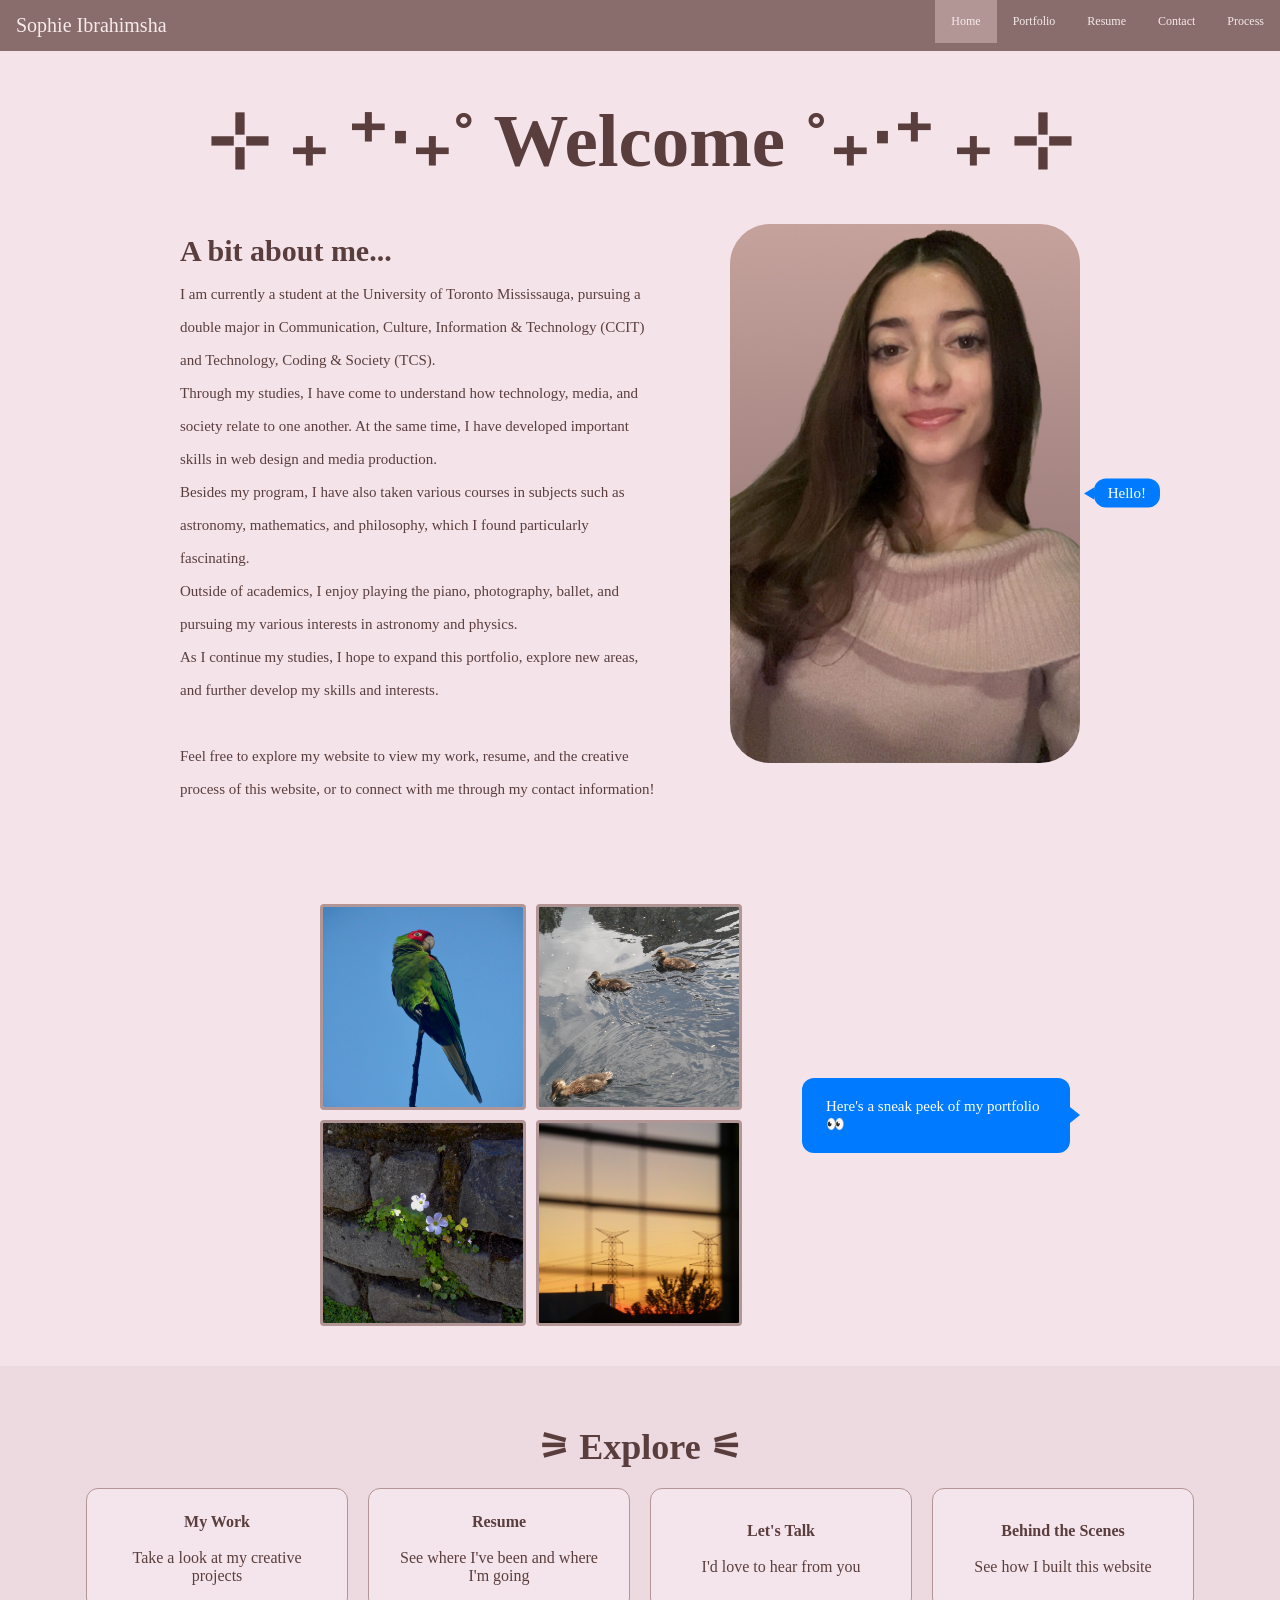
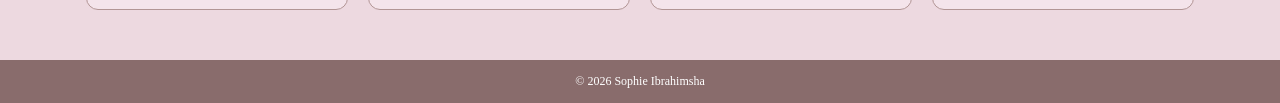
<file: index.html>
<!DOCTYPE html>
<html>
<head>
    <meta charset="UTF-8"> <!--so that the special characters show--> 
    <link rel="stylesheet" href="style.css">
</head>
<body id="home-page">

    <nav>
        <ul> 
            <li><a href="https://www.linkedin.com/in/sophie-ibrahimsha/" id="Sophie's LinkedIn">Sophie Ibrahimsha</a></li>
            <li><a href="process.html" id="process-link">Process</a></li>
            <li><a href="contact.html" id="contact-link">Contact</a></li>
            <li><a href="resume.html" id="resume-link">Resume</a></li>
            <li><a href="portfolio.html" id="portfolio-link">Portfolio</a></li>
            <li><a href="index.html" id="home-link">Home</a></li>
        </ul>
    </nav>

    <header>
        <h1>⊹ ₊  ⁺‧₊˚  Welcome  ˚₊‧⁺ ₊ ⊹</h1>
    </header>

    <section class="about">
        <div class="about-left">
            <h2>A bit about me...</h2>
            <p>I am currently a student at the University of Toronto Mississauga, pursuing a double major in Communication, Culture, Information & Technology (CCIT) and Technology, Coding & Society (TCS).<br>
Through my studies, I have come to understand how technology, media, and society relate to one another. At the same time, I have developed important skills in web design and media production.<br>
Besides my program, I have also taken various courses in subjects such as astronomy, mathematics, and philosophy, which I found particularly fascinating.<br>
Outside of academics, I enjoy playing the piano, photography, ballet, and pursuing my various interests in astronomy and physics.<br>
As I continue my studies, I hope to expand this portfolio, explore new areas, and further develop my skills and interests. <br><br>
Feel free to explore my website to view my work, resume, and the creative process of this website, or to connect with me through my contact information!
</p>
        </div>

        <div class="about-right">
            <img src="profile_pic.png" alt="Photo of Sophie">
            <div class="speech-bubble">Hello!</div>
        </div>
    </section>

<section class="sneak-peek">

    <div class="peek-grid">
        <img src="photo8.png" alt="Portfolio Photo 8">
        <img src="photo12.png" alt="Portfolio Photo 12">
        <img src="photo14.png" alt="Portfolio Photo 14">
        <img src="photo17.png" alt="Portfolio Photo 17">
    </div>

    <div class="peek-bubbles">
        <div class="text-bubble">Here's a sneak peek of my portfolio 👀</div>
    </div>
</section>


<section class="explore">
    <h2>⚞  Explore  ⚟</h2>
    <div class="explore-grid">
        <a href="portfolio.html" id="portfolio-link" class="explore-card"><strong>My Work</strong><br>Take a look at my creative projects</a>
        <a href="resume.html" class="explore-card" id="resume-link"><strong>Resume</strong><br>See where I've been and where I'm going</a>
        <a href="contact.html" id="contact-link" class="explore-card"><strong>Let's Talk</strong><br>I'd love to hear from you</a>
        <a href="process.html" id="process-link" class="explore-card"><strong>Behind the Scenes</strong><br>See how I built this website</a>    </div>
</section>
<footer>
    <p>© 2026 Sophie Ibrahimsha</p>
</footer>
</body> 


</html>
</file>
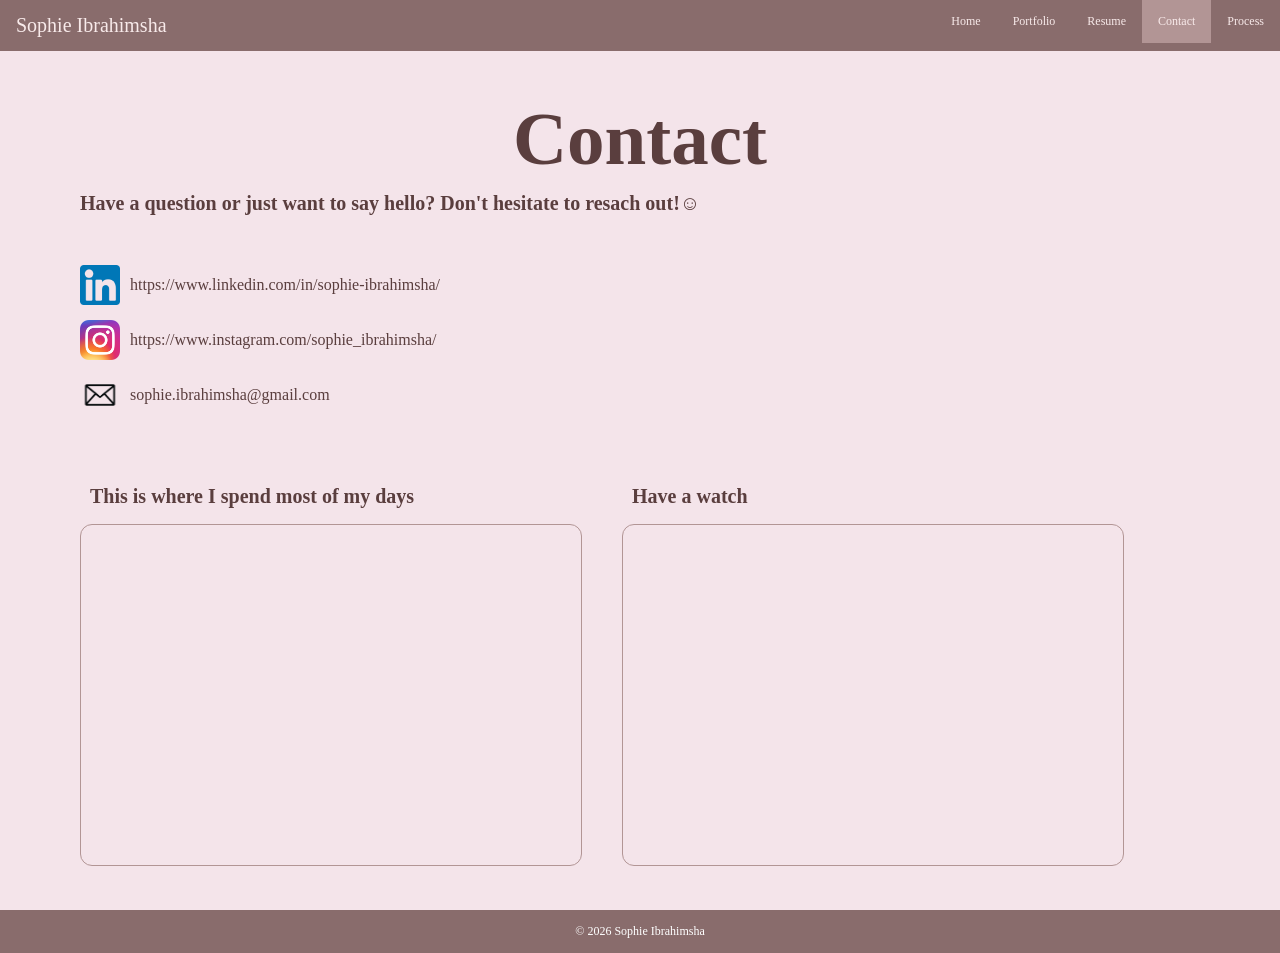
<file: contact.html>
<!DOCTYPE html>
<html>
<head>
    <meta charset="UTF-8">
    <link rel="stylesheet" href="style.css">
</head>
<body id="contact-page">

    <nav>
        <ul>
            <li><a href="https://www.linkedin.com/in/sophie-ibrahimsha/" id="Sophie's LinkedIn">Sophie Ibrahimsha</a></li>
            <li><a href="process.html" id="process-link">Process</a></li>
            <li><a href="contact.html" id="contact-link">Contact</a></li>
            <li><a href="resume.html" id="resume-link">Resume</a></li>
            <li><a href="portfolio.html" id="portfolio-link">Portfolio</a></li>
            <li><a href="index.html" id="home-link">Home</a></li>
        </ul>
    </nav>

    <header>
        <h1>Contact</h1>
    </header>
    <section class="contact-intro">
        <h2>Have a question or just want to say hello? Don't hesitate to resach out!☺︎ </h2>
    </section>

    <section class="contact-section">
            <div class="contact-item">
                <img src="linkedin_logo.png" alt="LinkedIn" class="contact-icon">
                <a href="https://www.linkedin.com/in/sophie-ibrahimsha/" target="_blank">https://www.linkedin.com/in/sophie-ibrahimsha/</a>
            </div>

            <div class="contact-item">
                <img src="instagram_logo.png" alt="Instagram" class="contact-icon">
                <a href="https://www.instagram.com/sophie_ibrahimsha/" target="_blank">https://www.instagram.com/sophie_ibrahimsha/</a>
            </div>

            <div class="contact-item">
                <img src="email_icon.png" alt="Email" class="contact-icon">
                <a href="mailto:youremail@email.com">sophie.ibrahimsha@gmail.com</a>
            </div>
    </section>


    <div class="map-video-container">

        <div>
            <h2>This is where I spend most of my days</h2>
            <iframe 
                src="https://www.google.com/maps/embed?pb=!1m18!1m12!1m3!1d2887.2693671654!2d-79.66526438449!3d43.54825987912!2m3!1f0!2f0!3f0!3m2!1i1024!2i768!4f13.1!3m3!1m2!1s0x882b43e3135af203%3A0x713c168866b9f492!2sUniversity%20of%20Toronto%20Mississauga!5e0!3m2!1sen!2sca!4v1"
                class="map-embed"
                allowfullscreen="" 
                loading="lazy"
                referrerpolicy="no-referrer-when-downgrade">
            </iframe>
        </div>

        <div>
            <h2>Have a watch</h2>
            <iframe
                src="https://www.youtube.com/embed/w7rBKea4vrE"
                class="video-embed"
                allowfullscreen>
            </iframe>
        </div>

    </div>

    <footer>
        <p>© 2026 Sophie Ibrahimsha</p>
    </footer>

</body>
</html>
    </section>

</html>
</file>
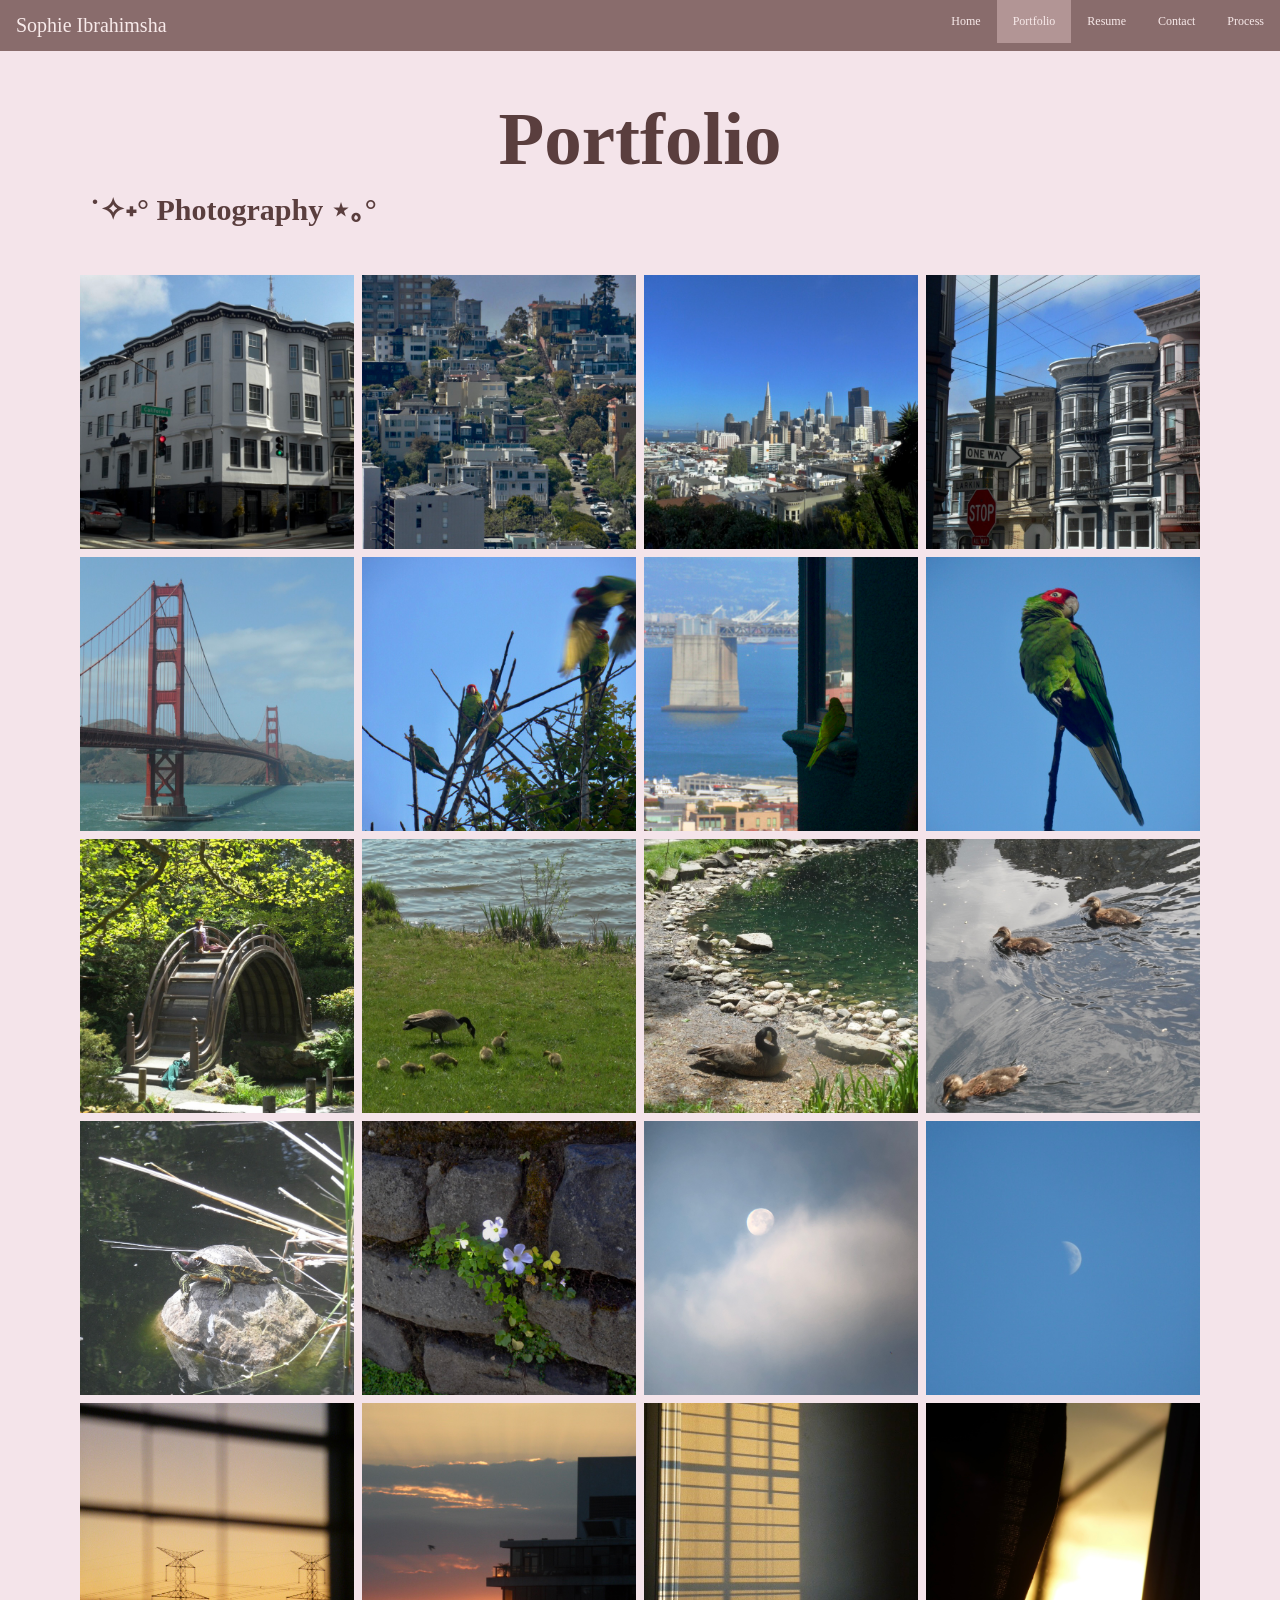
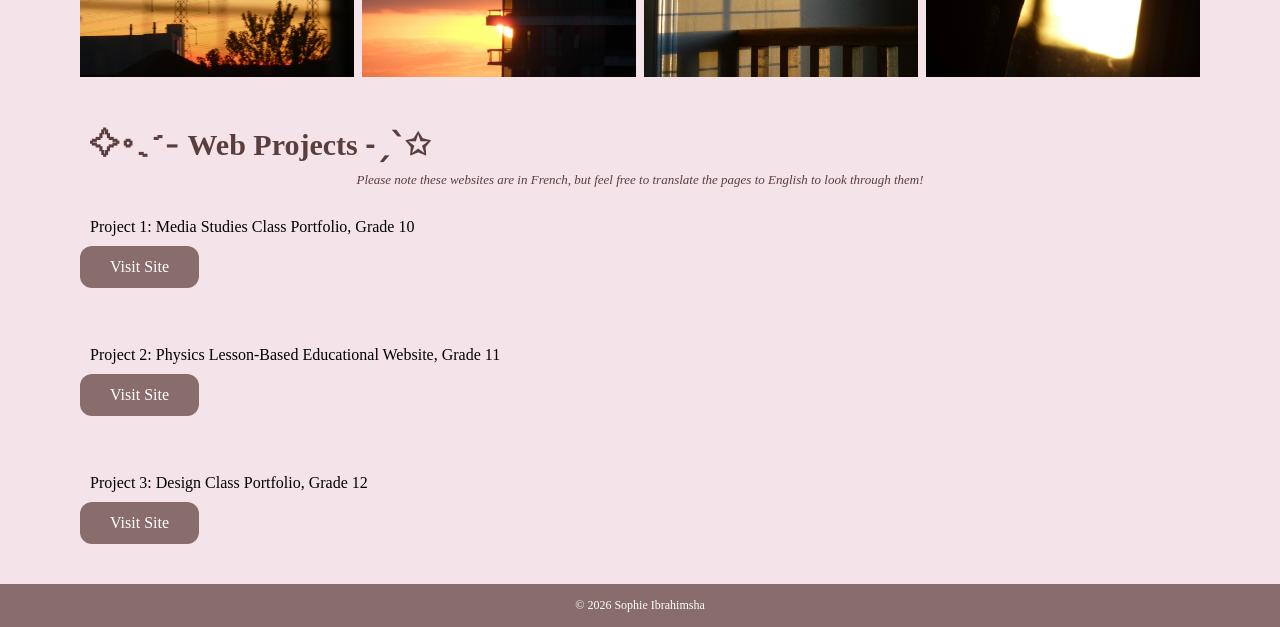
<file: portfolio.html>
<!DOCTYPE html>
<html>
<head>
    <meta charset="UTF-8"> 
    <link rel="stylesheet" href="style.css">
</head>
<body id="portfolio-page">

<nav>
    <ul>
        <li><a href="https://www.linkedin.com/in/sophie-ibrahimsha/" id="Sophie's LinkedIn">Sophie Ibrahimsha</a></li>
        <li><a href="process.html" id="process-link">Process</a></li>
        <li><a href="contact.html" id="contact-link">Contact</a></li>
        <li><a href="resume.html" id="resume-link">Resume</a></li>
        <li><a href="portfolio.html" id="portfolio-link">Portfolio</a></li>
        <li><a href="index.html" id="home-link">Home</a></li>
    </ul>
</nav>

<header>
    <h1>Portfolio</h1>
</header>

<section class="portfolio-grid-section">
    <h2>˙✧˖° Photography ⋆｡°</h2>

    <section class="portfolio-grid">
        <img src="photo1.png" alt="Project 1">
        <img src="photo2.png" alt="Project 2">
        <img src="photo3.png" alt="Project 3">
        <img src="photo4.png" alt="Project 4">
        <img src="photo5.png" alt="Project 5">
        <img src="photo6.png" alt="Project 6">
        <img src="photo7.png" alt="Project 7">
        <img src="photo8.png" alt="Project 8">
        <img src="photo9.png" alt="Project 9">
        <img src="photo10.png" alt="Project 10">
        <img src="photo11.png" alt="Project 11">
        <img src="photo12.png" alt="Project 12">
        <img src="photo13.png" alt="Project 13">
        <img src="photo14.png" alt="Project 14">
        <img src="photo15.png" alt="Project 15">
        <img src="photo16.png" alt="Project 16">
        <img src="photo17.png" alt="Project 17">
        <img src="photo18.png" alt="Project 18">
        <img src="photo19.png" alt="Project 19">
        <img src="photo20.png" alt="Project 20">
</section>

<section class="web-projects">
    <h2>✧༚ˎˊ˗ Web Projects ˗ˏˋ✩</h2>
    <p class="language-note">Please note these websites are in French, but feel free to translate the pages to English to look through them!</p>
        <div class="iframe-container">
        <p>Project 1: Media Studies Class Portfolio, Grade 10</p>
        <a href="https://sophieibrahimsha.wixsite.com/website" target="_blank" class="visit-btn">Visit Site</a>
        </div>

        <div class="iframe-container">
        <p><br>Project 2: Physics Lesson-Based Educational Website, Grade 11</p>
        <a href="https://sophiebravo2006.wixsite.com/my-site-3" target="_blank" class="visit-btn">Visit Site</a>
        </div>

        <div class="iframe-container">
        <p><br>Project 3: Design Class Portfolio, Grade 12</p>
        <a href="https://sophiebravo2006.wixsite.com/tdj34m" target="_blank" class="visit-btn">Visit Site</a>
        </div>
</section>

<footer>
    <p>© 2026 Sophie Ibrahimsha</p>
</footer>

</body>
</html>
</file>
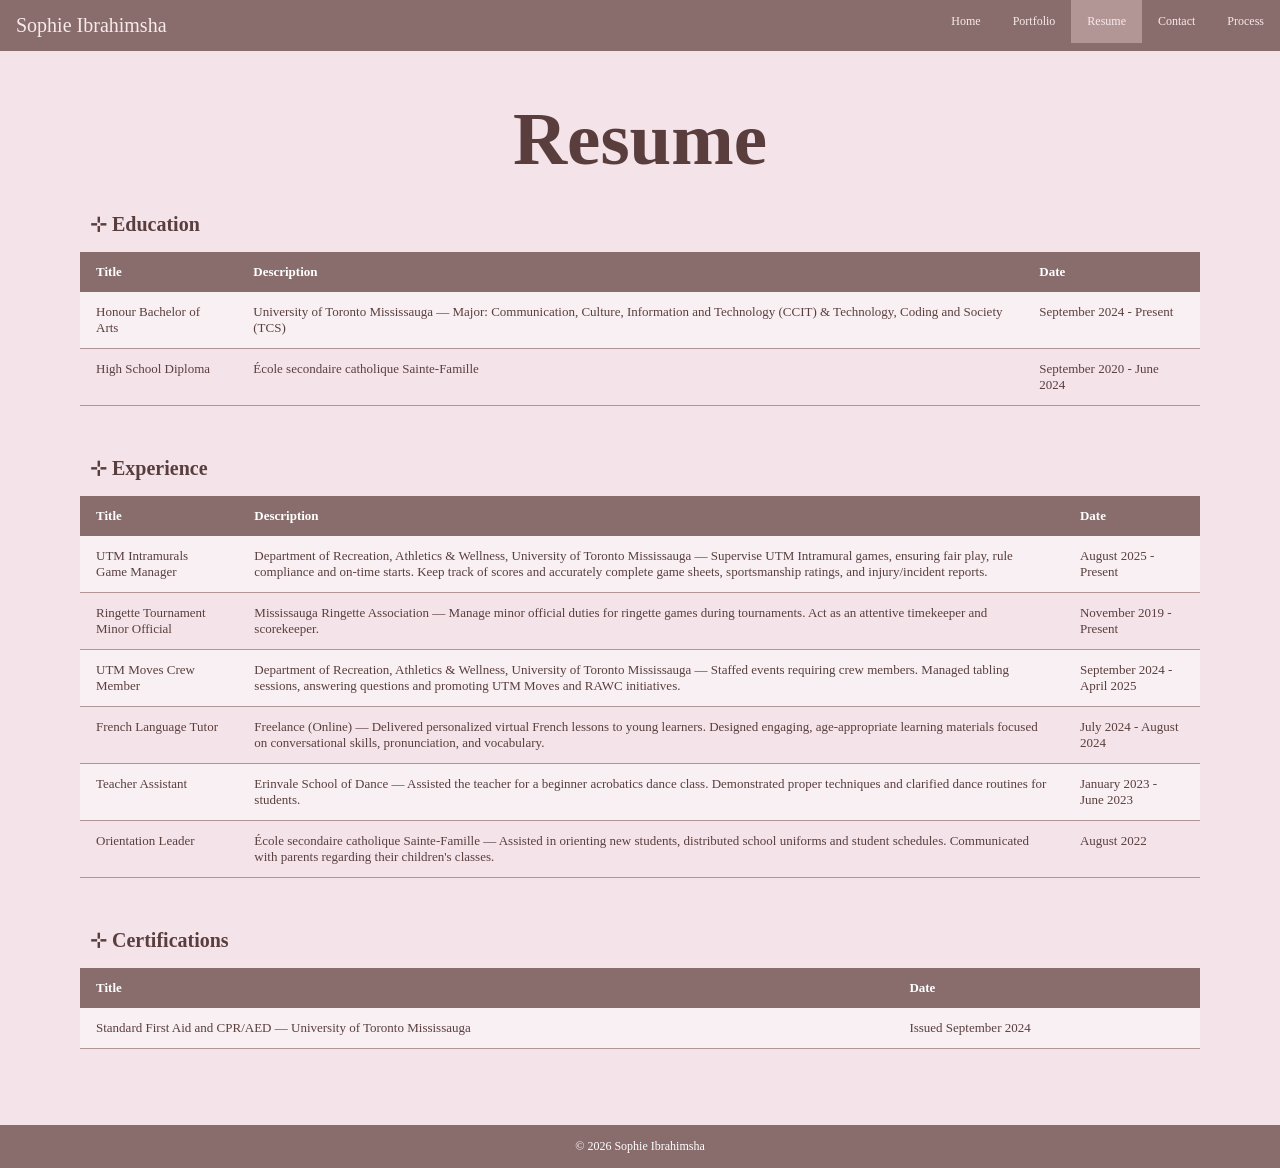
<file: resume.html>
<!DOCTYPE html>
<html>
<head>
    <meta charset="UTF-8">
    <link rel="stylesheet" href="style.css">
</head>
<body id="resume-page">

    <nav>
        <ul>
            <li><a href="https://www.linkedin.com/in/sophie-ibrahimsha/" id="Sophie's LinkedIn">Sophie Ibrahimsha</a></li>
            <li><a href="process.html" id="process-link">Process</a></li>
            <li><a href="contact.html" id="contact-link">Contact</a></li>
            <li><a href="resume.html" id="resume-link">Resume</a></li>
            <li><a href="portfolio.html" id="portfolio-link">Portfolio</a></li>
            <li><a href="index.html" id="home-link">Home</a></li>
        </ul>
    </nav>

    <header>
        <h1>Resume</h1>
    </header>

<!--education table-->
    <section class="resume-section">
        <h2>⊹ Education</h2>
        <table class="resume-table">
            <tr>
                <th>Title</th>
                <th>Description</th>
                <th>Date</th>
            </tr>
            <tr>
                <td>Honour Bachelor of Arts</td>
                <td>University of Toronto Mississauga — Major: Communication, Culture, Information and Technology (CCIT) & Technology, Coding and Society (TCS)</td>
                <td>September 2024 - Present</td>
            </tr>
            <tr>
                <td>High School Diploma</td>
                <td>École secondaire catholique Sainte-Famille</td>
                <td>September 2020 - June 2024</td>
            </tr>
        </table>
    </section>

<!--experience table-->
    <section class="resume-section">
        <h2>⊹ Experience</h2>
        <table class="resume-table">
            <tr>
                <th>Title</th>
                <th>Description</th>
                <th>Date</th>
            </tr>                
            <tr>
                <td>UTM Intramurals Game Manager</td>
                <td>Department of Recreation, Athletics & Wellness, University of Toronto Mississauga — Supervise UTM Intramural games, ensuring fair play, rule compliance and on-time starts. Keep track of scores and accurately complete game sheets, sportsmanship ratings, and injury/incident reports.</td>
                <td>August 2025 - Present</td>
            </tr>
            <tr>
                <td>Ringette Tournament Minor Official</td>
                <td>Mississauga Ringette Association — Manage minor official duties for ringette games during tournaments. Act as an attentive timekeeper and scorekeeper.</td>
                <td>November 2019 - Present</td>
            </tr>
                <tr>
                <td>UTM Moves Crew Member</td>
                <td>Department of Recreation, Athletics & Wellness, University of Toronto Mississauga — Staffed events requiring crew members. Managed tabling sessions, answering questions and promoting UTM Moves and RAWC initiatives.</td>
                <td>September 2024 - April 2025</td>
            </tr>
            <tr>
                <td>French Language Tutor</td>
                <td>Freelance (Online) — Delivered personalized virtual French lessons to young learners. Designed engaging, age-appropriate learning materials focused on conversational skills, pronunciation, and vocabulary.</td>
                <td>July 2024 - August 2024</td>
            </tr>
            <tr>
                <td>Teacher Assistant</td>
                <td>Erinvale School of Dance — Assisted the teacher for a beginner acrobatics dance class. Demonstrated proper techniques and clarified dance routines for students.</td>
                <td>January 2023 - June 2023</td>
            </tr>
            <tr>
                <td>Orientation Leader</td>
                <td>École secondaire catholique Sainte-Famille — Assisted in orienting new students, distributed school uniforms and student schedules. Communicated with parents regarding their children's classes.</td>
                <td>August 2022</td>
            </tr>
        </table>
    </section>

<!--certifictaions table-->
<section class="resume-section">
    <h2>⊹ Certifications</h2>
    <table class="resume-table">
        <tr>
            <th>Title</th>
            <th>Date</th>
        </tr>
        <tr>
            <td>Standard First Aid and CPR/AED — University of Toronto Mississauga</td>
            <td>Issued September 2024</td>
        </tr>
    </table>
</section>

<p><br> <br></p>

<footer>
    <p>© 2026 Sophie Ibrahimsha</p>
</footer>
</body>

</html>
</file>
<file: style.css>
body {
    background-color: #F4E4EA;
    margin: 0;
    padding: 0;
    }

h2, p {
    margin: 10px;
    }

h1 {
    font-weight: bold;
    color: #5a3e3e;
    font-size: 75px;
    text-align: center;
    font-family: "Georgia, serif";
    margin-top: 45px;
    margin-bottom: 0px;
    }

/*nav bar*/

ul { /*navigation header*/
    list-style-type: none; 
    margin: 0;
    padding: 0;
    overflow: hidden;
    background-color: #896C6C;
    font-size: 12px;
    }           

li { /*aligning list items horizontally*/
    float: right;
    }

li a { /*style of list inside nav*/
    display: block;
    color: #f8eaea;
    text-align: center;
    padding: 14px 16px;
    text-decoration: none;
    }

ul li a:hover { /*hovering over nav for usability*/
        background-color: #b29595;
        }

ul li:first-child { /*to have name at the top left of the page*/
                    float:left;
                    font-size: 20px;
                    }

/*navigation links*/
#portfolio-page #portfolio-link {
    background-color: #b29595;
    }

#resume-page #resume-link {
    background-color: #b29595;
    }

#contact-page #contact-link {
    background-color: #b29595;
    }

#process-page #process-link {
    background-color: #b29595;
    }


/*button of page is highlighted when on page*/

#home-page #home-link {
    background-color: #b29595; /*pale background shows you are on this page*/
    }

/*about*/
.about {
        display: flex;
        align-items: flex-start;
        justify-content: center;
        gap: 60px;
        padding: 40px 80px;
        text-align: left;
        margin-left: 90px;
        margin-right:70px;
        }

.about-left {
            flex: 1;
            max-width: 1500px;
            }

.about-left h2,
.portfolio-grid-section h2,
.web-projects h2 {
            font-family: "Georgia", serif;
            font-size: 30px;
            font-weight: bold;
            color: #5a3e3e;
            margin-bottom: 8px;
            }

.about-left p {
            font-size: 15px;
            color: #5a3e3e;
            line-height: 2.2;
            padding-bottom: 8px;
            }

.about-right {
            position: relative;
            flex-shrink: 0;
            margin-right: 50px
            }

.about-right img {
                width: 350px;
                object-fit: cover;
                display: block;
                border-radius: 40px;
                }

/*sppech bubble for about me*/

.speech-bubble {
    position: absolute; /*positions bubble relative to .about-right*/
    top: 50%;
    right: -80px;
    transform: translateY(-50%);
    background-color: #007AFF;
    border-radius: 12px;
    padding: 6px 14px;
    font-size: 15px;
    color: #ffffff;
    white-space: nowrap;
    }

.speech-bubble::before { /*little triangle pointing left toward the image*/
    content: "";
    position: absolute;
    left: -10px;
    top: 50%;
    transform: translateY(-50%);
    border-width: 6px 10px 6px 0;
    border-style: solid;
    border-color: transparent #007AFF transparent transparent;
    }

/*sneak peak of portfolio section*/

.sneak-peek {
    display: flex;
    align-items: center;
    justify-content: flex-start;
    gap: 60px;
    padding: 40px 80px;
    padding-left: 25%;
    }

.peek-bubbles {
    display: flex;
    flex-direction: column;
    gap: 20px;
    flex-shrink: 0;
    }

.text-bubble {
    position: relative;
    background-color: #007AFF;
    border-radius: 12px;
    padding: 20px 24px;
    font-size: 15px;
    font-family: Georgia, serif;
    color: white;
    max-width: 220px;
    }

.text-bubble::after {
    content: "";
    position: absolute;
    right: -10px;
    top: 50%;
    transform: translateY(-50%);
    border-width: 8px 0 8px 10px;
    border-style: solid;
    border-color: transparent transparent transparent #007AFF;
    }

.peek-grid {
    display: grid;
    grid-template-columns: repeat(2, 1fr);
    gap: 10px;
    }

.peek-grid img {
    width: 200px;
    height: 200px;
    object-fit: cover;
    display: block;
    border: 3px solid #b29595;
    border-radius: 4px;
    transition: transform 0.2s, opacity 0.2s, border-color 0.2s;
    }

.peek-grid img:hover {
    transform: translateY(-5px);
    }

/*explore section*/

.explore {
    background-color: #edd9e0; /*slightly darker than page to separate the section*/
    padding: 50px 80px;
    text-align: center;
    }

.explore h2 {
    font-family: Georgia, serif;
    font-size: 36px;
    color: #5a3e3e;
    margin-bottom: 20px;
    }

.explore-grid {
    display: flex; /*lines the cards up in a row*/
    justify-content: center;
    gap: 20px;
    flex-wrap: wrap;
    }

.explore-card {
    display: block;
    background-color: #f4e4eb;
    color: #5a3e3e;
    text-decoration: none;
    padding: 20px 30px;
    border: 1px solid #b29595;
    border-radius: 12px;
    font-family: Georgia, serif;
    font-size: 16px;
    transition: transform 0.2s, background-color 0.2s; /*smooth animation on hover*/
    width: 200px;
    height: 80px;
    display: flex;
    flex-direction: column;
    justify-content: center;
    text-align: center;
    }

.explore-card:hover {
    background-color: #b29595; /*changes colour on hover*/
    color: white;
    transform: translateY(-5px); /*card lifts up slightly on hover*/
    }

/*footer*/

footer {
    background-color: #896C6C; /*same colour as nav bar*/
    color: white;
    text-align: center;
    padding: 14px 16px;
    font-size: 12px;
    }

footer p {
    margin: 0;
    color: white;
    }

/*portfolio page*/

/*photo gallery grid*/

.portfolio h2 {
    font-family: Georgia, serif;
    font-size: 36px;
    color: #5a3e3e;
    margin-bottom: 20px;
    }

.portfolio-grid-section h2 {
    padding-left: 80px;
    }

.portfolio-grid {
    display: grid;
    grid-template-columns: repeat(4, 1fr); /*makes 4 equal columns*/
    gap: 8px; /*small gap between photos*/
    padding: 40px 80px;
    }

.portfolio-grid img {
    width: 100%; /*each image fills its grid cell*/
    aspect-ratio: 1 / 1;    
    object-fit: cover; /*crops photos so they're all the same size*/
    display: block;
    transition: transform 0.2s, opacity 0.2s, border-color 0.2s;

    }

.portfolio-grid img:hover {
    cursor: pointer;
    transform: translateY(-5px);
    }

/*language note above webite link*/
.language-note {
    font-family: Georgia, serif;
    font-size: 13px;
    color: #5a3e3e;
    font-style: italic;
    margin-bottom: 30px;
    text-align: center;
    }

/*website*/
.web-projects h2 {
    padding-left: 80px;
    }

.visit-btn {
    display: inline-block;
    background-color: #896C6C;
    color: white;
    padding: 12px 30px;
    border-radius: 12px;
    text-decoration: none;
    font-family: Georgia, serif;
    }

.visit-btn:hover {
    background-color: #b29595;
    }

.iframe-container {
    margin-bottom: 40px;
    padding-left: 80px;
    }

/*resume page, tables*/

.resume-section {
    padding: 20px 80px;
    }

.resume-section h2 {
    font-family: Georgia, serif;
    font-size: 20px;
    font-weight: bold;
    color: #5a3e3e;
    margin-bottom: 16px;
    }

.resume-table {
    width: 100%; /*table stretches full width of the section*/
    border-collapse: collapse; /*removes double borders between cells*/
    font-size: 13px;
    color: #5a3e3e;
    }

.resume-table th {
    background-color: #896C6C; /*header row matches navbar colour*/
    color: white;
    padding: 12px 16px;
    text-align: left;
    font-family: Georgia, serif;
    }

.resume-table td {
    padding: 12px 16px;
    border-bottom: 1px solid #b29595;
    vertical-align: top;
    }

.resume-table tr:nth-child(even) {
    background-color: #f9f0f3; /*alternating row colour for readability*/
    }

.resume-table tr:hover {
    background-color: #edd9e0; /*row highlights on hover*/
    }


/* contact section */

.contact-section {
    padding: 40px 80px;
    display: flex;
    flex-direction: column; /*stacks each contact item vertically*/
    gap: 15px;
    }

.contact-intro {
    padding: 10px 80px; /*small padding, no big gap*/
    }

.contact-intro h2 {
    font-family: Georgia, serif;
    font-size: 20px;
    font-weight: bold;
    color: #5a3e3e;
    margin: 0;
    }

.contact-item {
    display: flex;
    align-items: center;
    gap: 10px;
    }

.contact-icon {
    width: 40px;
    height: 40px;
    object-fit: contain;
    }

.contact-item a {
    font-family: Georgia, serif;
    font-size: 16px;
    color: #5a3e3e;
    text-decoration: none;
    padding-left: 0px;
    }

.contact-item a:hover {
    color: #896C6C;
    text-decoration: underline;
    }

.map-video-container {
    display: flex; /*places map and video side by side*/
    gap: 40px;
    padding: 20px 80px 40px 80px;
    align-items: flex-start;
    }

.map-video-container h2 {
    font-family: Georgia, serif;
    font-size: 20px;
    font-weight: bold;
    color: #5a3e3e;
    margin-bottom: 16px;
    }

.map-embed {
    width: 500px;
    height: 340px;
    border: 1px solid #b29595;
    border-radius: 12px;
    }

.video-embed {
    width: 500px;
    height: 340px;
    border: 1px solid #b29595;
    border-radius: 12px;
    }

/*process page*/

.process-intro {
    font-family: Georgia, serif;
    font-size: 13px;
    color: #5a3e3e;
    padding: 0px 80px 20px 80px;
    font-style: italic;
    text-align: center;
    }

.process-step {
    display: flex; /*places text and images side by side*/
    align-items: flex-start;
    gap: 60px;
    padding: 20px 80px 20px 150px;
    }

.step-left {
    flex: 1;
    max-width: 400px;
    flex: 1;
    }

.step-left h2 {
    font-family: Georgia, serif;
    font-size: 20px;
    font-weight: bold;
    color: #5a3e3e;
    margin-bottom: 16px;
    }

.step-left p {
    font-size: 14px;
    color: #5a3e3e;
    line-height: 1.8;
    }

.step-right {
    display: flex;
    flex-direction: row;
    gap: 10px;
    flex-shrink: 0;
    }

.step-right img {
    height: 300px;
    width: auto;
    background-color:#f5e8e8;
    border: 2px solid #b29595;
    }

.process-step.no-image .step-left {
    max-width: 700px;
    }

.process-step .step-left {
    max-width: 500px; /*wider than before*/
    }

.process-step.one-image {
    padding: 20px 250px; /*equal padding on both sides*/
    }

/*reference section*/

.references {
    background-color: #edd9e0; /*same colour as explore section*/
    padding: 40px 80px;
    margin-top: 40px;
    }

.references h2 {
    font-family: Georgia, serif;
    font-size: 20px;
    font-weight: bold;
    color: #5a3e3e;
    margin-bottom: 20px;
    }

.references p {
    font-family: Georgia, serif;
    font-size: 13px;
    color: #5a3e3e;
    margin-bottom: 10px;
    line-height: 1.8;
    text-indent: -30px; /*hanging indent for APA format*/
    padding-left: 30px; /*offsets the hanging indent*/
    }

.references a {
    color: #896C6C;
    text-decoration: none;
    }

.references a:hover {
    text-decoration: underline;
    }

/* the end :) */
</file>
